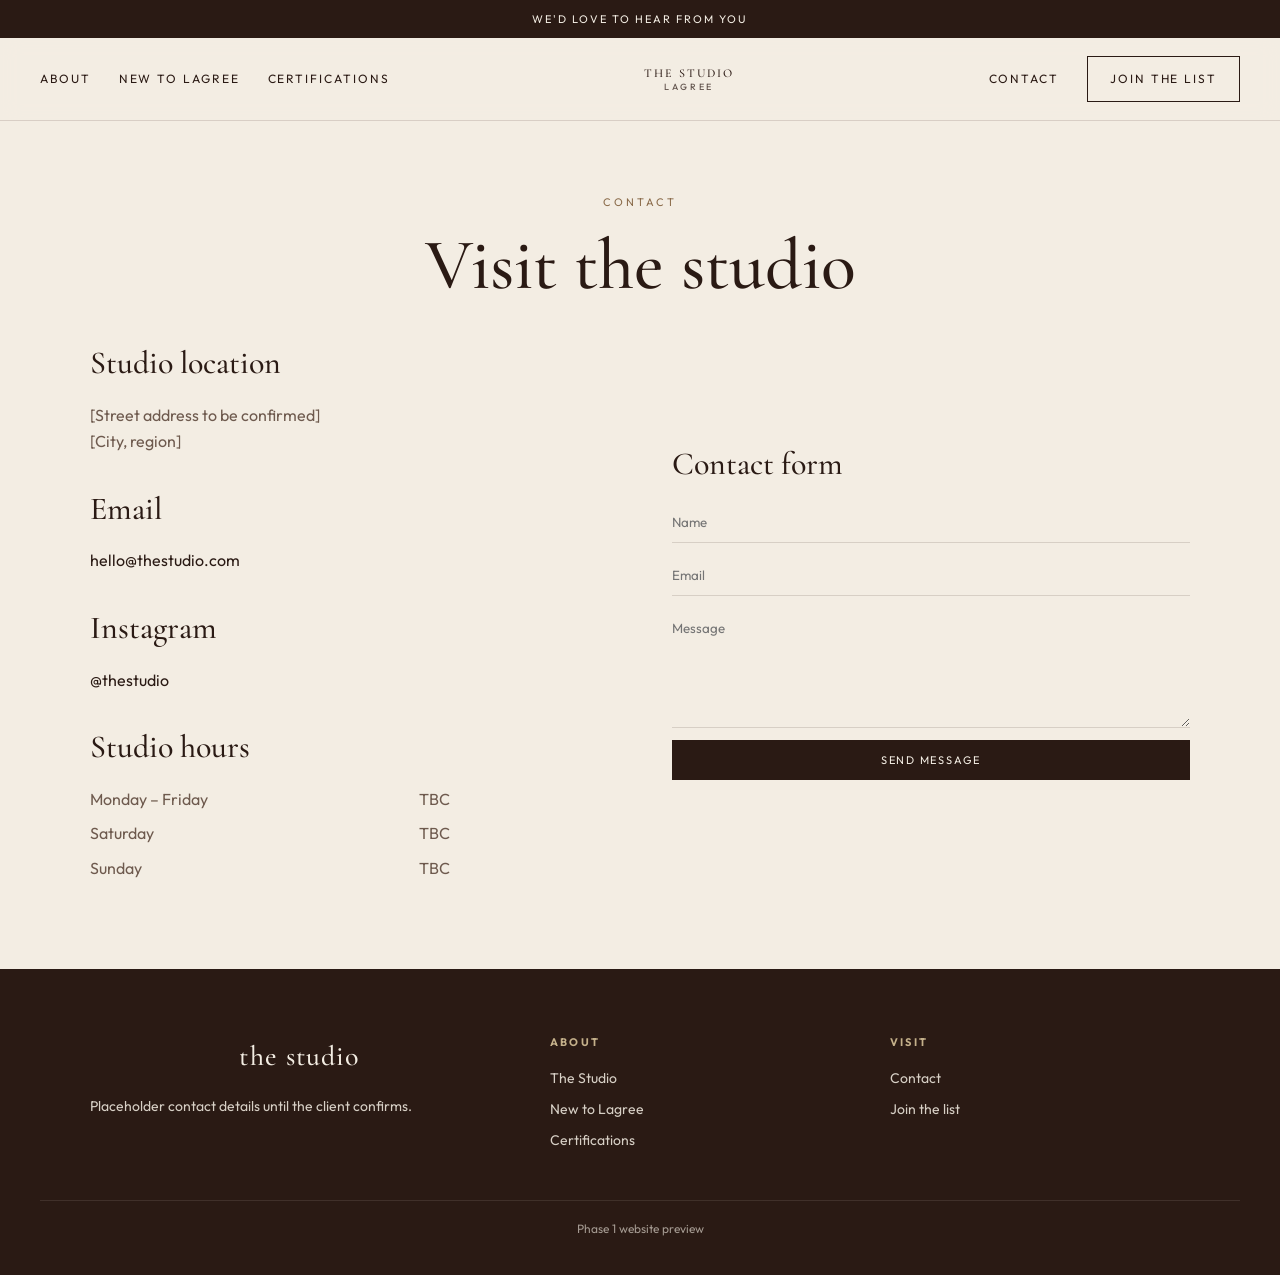
<file: contact.html>
<!DOCTYPE html>
<html lang="en">
<head>
  <meta charset="UTF-8" />
  <meta name="viewport" content="width=device-width, initial-scale=1.0" />
  <title>Contact — the studio</title>
  <link rel="preconnect" href="https://fonts.googleapis.com" />
  <link href="https://fonts.googleapis.com/css2?family=Cormorant+Garamond:ital,wght@0,400;0,500;0,600;1,400;1,500&family=Outfit:wght@300;400;500&display=swap" rel="stylesheet" />
  <link rel="stylesheet" href="css/style.css" />
</head>
<body>
  <div class="promo">We'd love to hear from you</div>
  <header class="nav">
    <nav class="nav-links">
      <a href="about.html">About</a>
      <a href="new-to-lagree.html">New to Lagree</a>
      <a href="certifications.html">Certifications</a>
    </nav>
    <a class="logo" href="index.html">the studio<small>Lagree</small></a>
    <div class="nav-cta">
      <a href="contact.html">Contact</a>
      <a class="btn" href="index.html#join">Join the list</a>
    </div>
    <button class="menu-btn" type="button">Menu</button>
  </header>

  <section class="page-hero">
    <p class="kicker">Contact</p>
    <h1>Visit the studio</h1>
  </section>

  <section class="section" style="padding-top:12px">
    <div class="split wrap">
      <div>
        <h3>Studio location</h3>
        <p class="muted">[Street address to be confirmed]<br />[City, region]</p>
        <h3 style="margin-top:28px">Email</h3>
        <p><a href="mailto:hello@thestudio.com">hello@thestudio.com</a></p>
        <h3 style="margin-top:28px">Instagram</h3>
        <p>@thestudio</p>
        <h3 style="margin-top:28px">Studio hours</h3>
        <div class="hours muted">
          <span>Monday – Friday</span><span>TBC</span>
          <span>Saturday</span><span>TBC</span>
          <span>Sunday</span><span>TBC</span>
        </div>
      </div>
      <div>
        <h3>Contact form</h3>
        <form class="form" data-demo>
          <input type="text" placeholder="Name" required />
          <input type="email" placeholder="Email" required />
          <textarea placeholder="Message" required></textarea>
          <button class="btn btn-solid" type="submit">Send message</button>
          <p class="toast"></p>
        </form>
      </div>
    </div>
  </section>

  <footer>
    <div class="foot-grid">
      <div>
        <a class="logo" href="index.html" style="color:#f3ede3">the studio</a>
        <p style="margin-top:16px">Placeholder contact details until the client confirms.</p>
      </div>
      <div>
        <h5>About</h5>
        <a href="about.html">The Studio</a>
        <a href="new-to-lagree.html">New to Lagree</a>
        <a href="certifications.html">Certifications</a>
      </div>
      <div>
        <h5>Visit</h5>
        <a href="contact.html">Contact</a>
        <a href="index.html#join">Join the list</a>
      </div>
    </div>
    <p class="copy">Phase 1 website preview</p>
  </footer>
  <script src="js/main.js"></script>
</body>
</html>
</file>
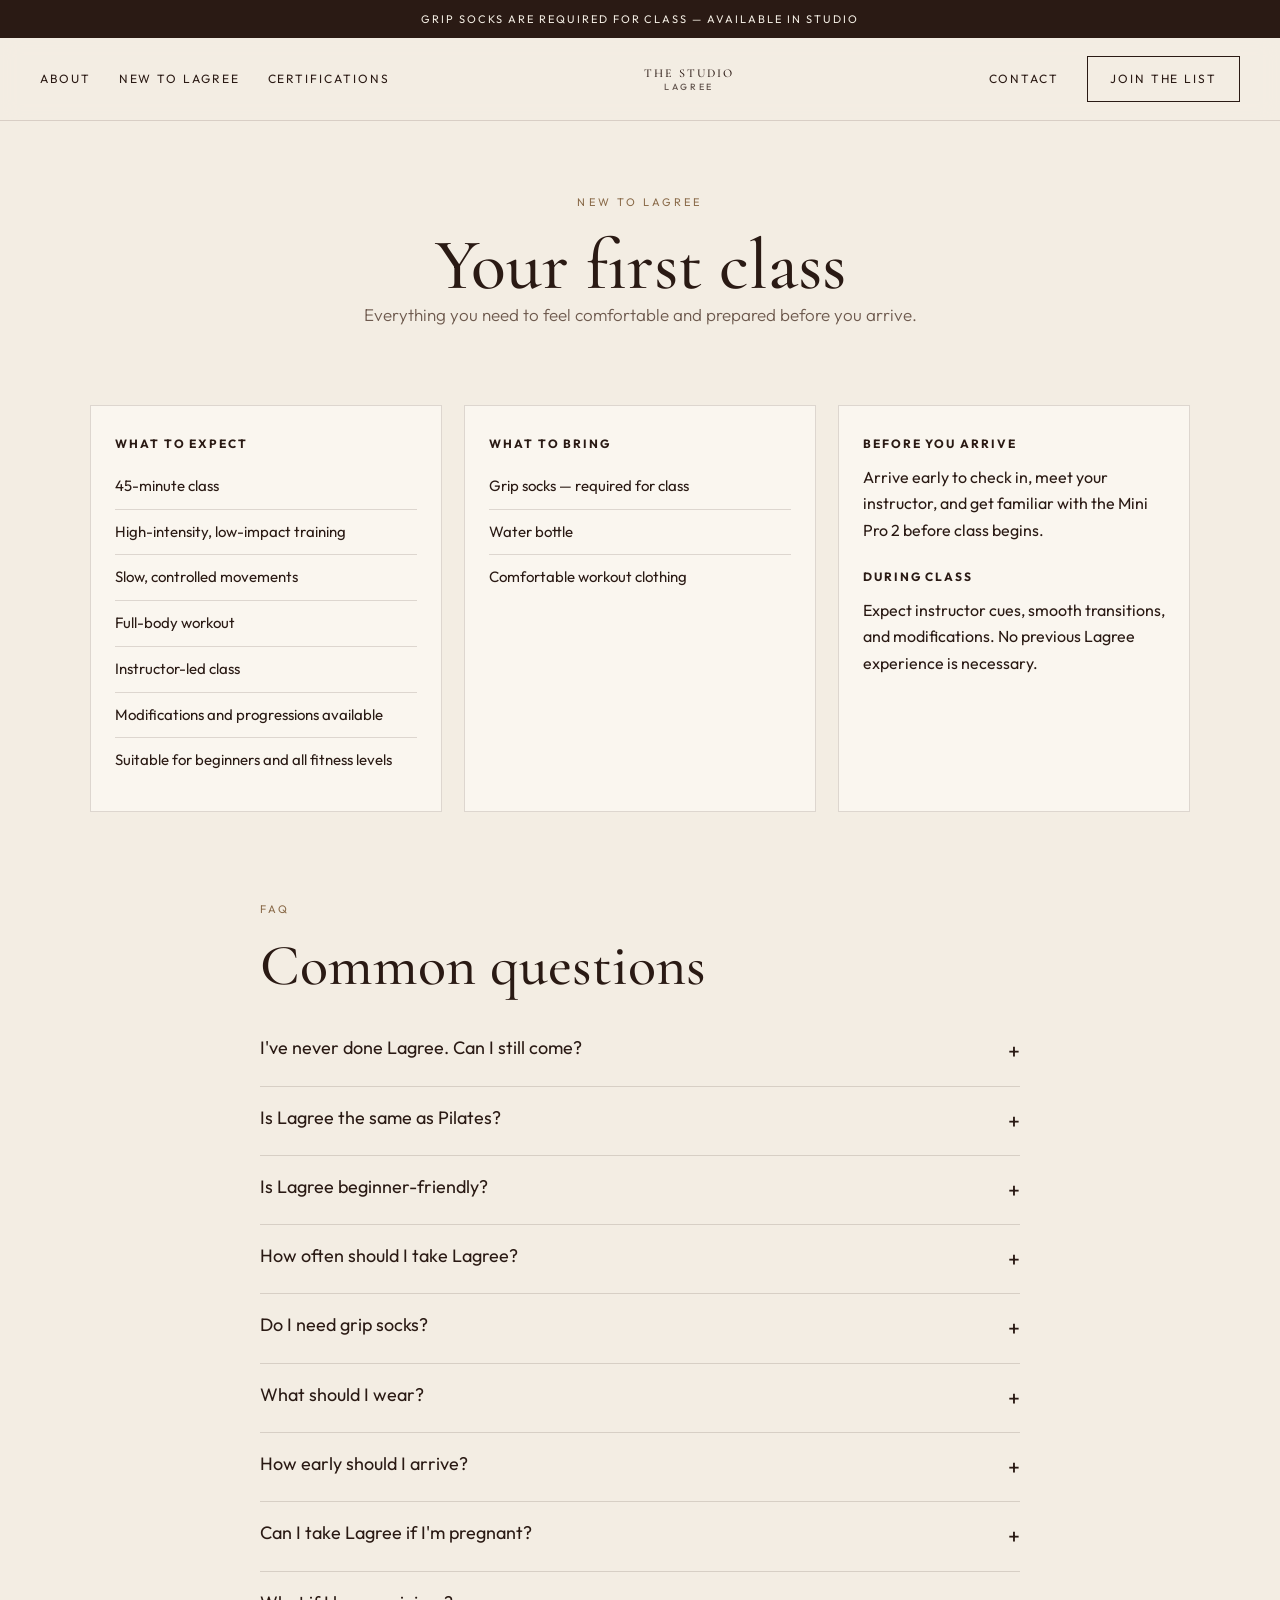
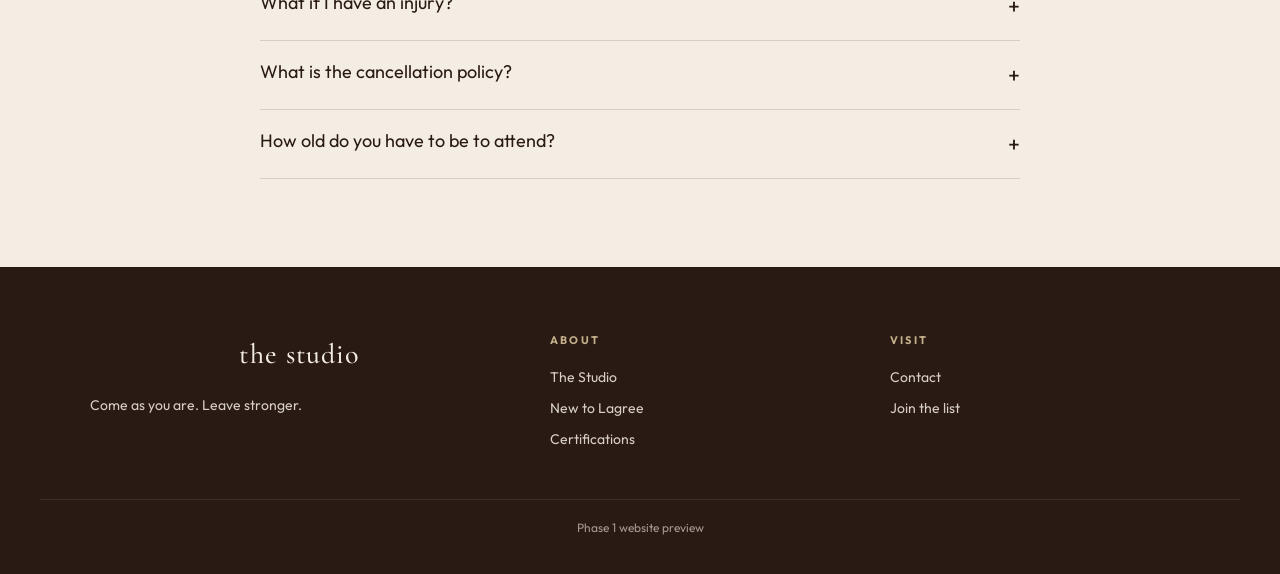
<file: new-to-lagree.html>
<!DOCTYPE html>
<html lang="en">
<head>
  <meta charset="UTF-8" />
  <meta name="viewport" content="width=device-width, initial-scale=1.0" />
  <title>New to Lagree — the studio</title>
  <link rel="preconnect" href="https://fonts.googleapis.com" />
  <link href="https://fonts.googleapis.com/css2?family=Cormorant+Garamond:ital,wght@0,400;0,500;0,600;1,400;1,500&family=Outfit:wght@300;400;500&display=swap" rel="stylesheet" />
  <link rel="stylesheet" href="css/style.css" />
</head>
<body>
  <div class="promo">Grip socks are required for class — available in studio</div>
  <header class="nav">
    <nav class="nav-links">
      <a href="about.html">About</a>
      <a href="new-to-lagree.html">New to Lagree</a>
      <a href="certifications.html">Certifications</a>
    </nav>
    <a class="logo" href="index.html">the studio<small>Lagree</small></a>
    <div class="nav-cta">
      <a href="contact.html">Contact</a>
      <a class="btn" href="index.html#join">Join the list</a>
    </div>
    <button class="menu-btn" type="button">Menu</button>
  </header>

  <section class="page-hero">
    <p class="kicker">New to Lagree</p>
    <h1>Your first class</h1>
    <p class="lede">Everything you need to feel comfortable and prepared before you arrive.</p>
  </section>

  <section class="section" style="padding-top:20px">
    <div class="wrap cards-3">
      <div class="card">
        <h4>What to expect</h4>
        <ul class="list">
          <li>45-minute class</li>
          <li>High-intensity, low-impact training</li>
          <li>Slow, controlled movements</li>
          <li>Full-body workout</li>
          <li>Instructor-led class</li>
          <li>Modifications and progressions available</li>
          <li>Suitable for beginners and all fitness levels</li>
        </ul>
      </div>
      <div class="card">
        <h4>What to bring</h4>
        <ul class="list">
          <li>Grip socks — required for class</li>
          <li>Water bottle</li>
          <li>Comfortable workout clothing</li>
        </ul>
      </div>
      <div class="card">
        <h4>Before you arrive</h4>
        <p>Arrive early to check in, meet your instructor, and get familiar with the Mini Pro 2 before class begins.</p>
        <h4 style="margin-top:24px">During class</h4>
        <p>Expect instructor cues, smooth transitions, and modifications. No previous Lagree experience is necessary.</p>
      </div>
    </div>
  </section>

  <section class="section" style="padding-top:0">
    <div class="narrow">
      <p class="kicker">FAQ</p>
      <h2>Common questions</h2>
      <div class="faq">
        <details><summary>I've never done Lagree. Can I still come?</summary><p>Yes. Classes are designed for all levels. Instructors offer modifications so you can move at your own pace.</p></details>
        <details><summary>Is Lagree the same as Pilates?</summary><p>No. Lagree is a distinct, more intense method performed on specialized equipment, with slow time-under-tension and a full-body challenge.</p></details>
        <details><summary>Is Lagree beginner-friendly?</summary><p>Yes. Whether it's your first class or your hundredth, you can progress while still being challenged.</p></details>
        <details><summary>How often should I take Lagree?</summary><p>For best results, many clients aim for 3–4 classes per week, with recovery in between.</p></details>
        <details><summary>Do I need grip socks?</summary><p>Yes. Grip socks are required for safety and hygiene. They will be available for purchase in-studio.</p></details>
        <details><summary>What should I wear?</summary><p>Form-fitting athletic wear that allows movement. Please remove hand jewelry before class.</p></details>
        <details><summary>How early should I arrive?</summary><p>Please arrive early enough to check in, meet your instructor, and get oriented on the Mini Pro 2.</p></details>
        <details><summary>Can I take Lagree if I'm pregnant?</summary><p>Please consult your healthcare provider first. Some movements may need modification. Instructors can help with safer alternatives when appropriate.</p></details>
        <details><summary>What if I have an injury?</summary><p>Tell your instructor before class. Modifications can be offered. When in doubt, seek medical advice first.</p></details>
        <details><summary>What is the cancellation policy?</summary><p>Final cancellation window and fees will be confirmed with the studio and applied when online booking goes live.</p></details>
        <details><summary>How old do you have to be to attend?</summary><p>Age policy will be confirmed by the studio before launch.</p></details>
      </div>
    </div>
  </section>

  <footer>
    <div class="foot-grid">
      <div>
        <a class="logo" href="index.html" style="color:#f3ede3">the studio</a>
        <p style="margin-top:16px">Come as you are. Leave stronger.</p>
      </div>
      <div>
        <h5>About</h5>
        <a href="about.html">The Studio</a>
        <a href="new-to-lagree.html">New to Lagree</a>
        <a href="certifications.html">Certifications</a>
      </div>
      <div>
        <h5>Visit</h5>
        <a href="contact.html">Contact</a>
        <a href="index.html#join">Join the list</a>
      </div>
    </div>
    <p class="copy">Phase 1 website preview</p>
  </footer>
  <script src="js/main.js"></script>
</body>
</html>
</file>
<file: css/style.css>
:root {
  --cream: #f3ede3;
  --cream-2: #e8dfd0;
  --paper: #faf6ef;
  --espresso: #2a1a14;
  --espresso-2: #3d2a22;
  --ink: #1c120e;
  --muted: #6e5a4e;
  --line: rgba(42, 26, 20, 0.14);
  --gold: #8a6b4a;
}

* { box-sizing: border-box; margin: 0; padding: 0; }
html { scroll-behavior: smooth; }
body {
  font-family: "Outfit", sans-serif;
  background: var(--cream);
  color: var(--espresso);
  line-height: 1.65;
  font-weight: 400;
}
img { max-width: 100%; display: block; }
a { color: inherit; text-decoration: none; }
button, input, textarea, select { font-family: inherit; }

.promo {
  background: var(--espresso);
  color: var(--cream);
  text-align: center;
  font-size: 11px;
  letter-spacing: 0.18em;
  text-transform: uppercase;
  padding: 10px 16px;
}
.nav {
  display: flex;
  align-items: center;
  justify-content: space-between;
  padding: 18px 40px;
  border-bottom: 1px solid var(--line);
  position: sticky;
  top: 0;
  background: rgba(243, 237, 227, 0.92);
  backdrop-filter: blur(10px);
  z-index: 40;
}
.nav a { font-size: 12px; letter-spacing: 0.16em; text-transform: uppercase; }
.nav-links, .nav-cta { display: flex; gap: 28px; align-items: center; }
.logo {
  font-family: "Cormorant Garamond", serif;
  font-size: 28px;
  font-weight: 500;
  letter-spacing: 0.04em;
  text-align: center;
}
.logo small {
  display: block;
  font-family: "Outfit", sans-serif;
  font-size: 9px;
  letter-spacing: 0.28em;
  text-transform: uppercase;
  opacity: 0.7;
  margin-top: -4px;
}
.btn {
  display: inline-flex;
  align-items: center;
  justify-content: center;
  border: 1px solid var(--espresso);
  padding: 12px 22px;
  font-size: 11px;
  letter-spacing: 0.16em;
  text-transform: uppercase;
  background: transparent;
  color: var(--espresso);
  cursor: pointer;
  transition: 0.2s ease;
}
.btn:hover { background: var(--espresso); color: var(--cream); }
.btn-solid { background: var(--espresso); color: var(--cream); }
.btn-solid:hover { background: var(--espresso-2); }
.menu-btn {
  display: none;
  background: none;
  border: 0;
  font-size: 12px;
  letter-spacing: 0.16em;
  text-transform: uppercase;
  cursor: pointer;
}

body.home .promo {
  background: var(--cream-2);
  color: var(--espresso);
}
body.home .nav {
  background: var(--espresso);
  border-bottom-color: rgba(243, 237, 227, 0.12);
}
body.home .nav a,
body.home .logo,
body.home .menu-btn {
  color: var(--cream);
}
body.home .btn {
  border-color: var(--cream);
  color: var(--cream);
}
body.home .btn:hover,
body.home .btn-solid {
  background: var(--cream);
  color: var(--espresso);
}
body.home .hero {
  background: var(--espresso);
  color: var(--cream);
  padding: 0 0 72px;
}
body.home .lede { color: rgba(243, 237, 227, 0.72); }

.hero { padding: 72px 40px 40px; text-align: center; }
.hero-copy { padding: 48px 40px 0; }
.hero-video {
  width: 100%;
  height: 78vh;
  min-height: 420px;
  overflow: hidden;
  background: #111;
}
.hero-video video {
  width: 100%;
  height: 100%;
  object-fit: cover;
  display: block;
}
.kicker {
  font-size: 11px;
  letter-spacing: 0.28em;
  text-transform: uppercase;
  color: var(--gold);
  margin-bottom: 18px;
}
.hero h1 {
  font-family: "Cormorant Garamond", serif;
  font-size: clamp(42px, 7vw, 88px);
  font-weight: 500;
  line-height: 0.95;
  letter-spacing: -0.02em;
  max-width: 980px;
  margin: 0 auto 18px;
}
.hero h1 em { font-style: italic; }
.lede {
  max-width: 560px;
  margin: 0 auto 32px;
  color: var(--muted);
  font-size: 17px;
  font-weight: 300;
}
.hero-img {
  margin: 36px auto 0;
  max-width: 1100px;
  height: 62vh;
  min-height: 380px;
  overflow: hidden;
}
.hero-img img { width: 100%; height: 100%; object-fit: cover; }

.section { padding: 88px 40px; }
.wrap { max-width: 1100px; margin: 0 auto; }
.narrow { max-width: 760px; margin: 0 auto; }
.split { display: grid; grid-template-columns: 1fr 1fr; gap: 64px; align-items: center; }
h2 {
  font-family: "Cormorant Garamond", serif;
  font-size: clamp(36px, 5vw, 58px);
  font-weight: 500;
  line-height: 1.05;
  margin-bottom: 20px;
}
h3 {
  font-family: "Cormorant Garamond", serif;
  font-size: 32px;
  font-weight: 500;
  margin-bottom: 12px;
}
p { margin-bottom: 14px; }
.muted { color: var(--muted); }
.espresso-band {
  background: var(--espresso);
  color: var(--cream);
}
.espresso-band .muted { color: rgba(243, 237, 227, 0.72); }
.espresso-band .btn { border-color: var(--cream); color: var(--cream); }
.espresso-band .btn:hover { background: var(--cream); color: var(--espresso); }

.cards-3 { display: grid; grid-template-columns: repeat(3, 1fr); gap: 22px; }
.card {
  border: 1px solid var(--line);
  padding: 28px 24px;
  background: var(--paper);
}
.card h4 {
  font-size: 12px;
  letter-spacing: 0.16em;
  text-transform: uppercase;
  margin-bottom: 10px;
}
.list { list-style: none; }
.list li {
  padding: 10px 0;
  border-bottom: 1px solid var(--line);
  font-size: 15px;
}
.list li:last-child { border-bottom: 0; }

.form {
  display: grid;
  gap: 12px;
  max-width: 640px;
}
.form.grid-2 { grid-template-columns: 1fr 1fr; }
.form input, .form textarea, .form select {
  width: 100%;
  background: transparent;
  border: 0;
  border-bottom: 1px solid var(--line);
  padding: 12px 0;
  color: var(--espresso);
  outline: none;
}
.form textarea { min-height: 120px; resize: vertical; }
.consent { grid-column: 1 / -1; font-size: 13px; color: var(--muted); display: flex; gap: 10px; align-items: flex-start; }
.full { grid-column: 1 / -1; }
.toast {
  display: none;
  margin-top: 14px;
  font-size: 14px;
  color: var(--gold);
}

.team { display: grid; grid-template-columns: repeat(3, 1fr); gap: 28px; }
.team article img { height: 340px; width: 100%; object-fit: cover; margin-bottom: 14px; }
.team h4 { font-family: "Cormorant Garamond", serif; font-size: 26px; font-weight: 500; }
.team .role { font-size: 12px; letter-spacing: 0.12em; text-transform: uppercase; color: var(--gold); margin: 4px 0 10px; }

.faq details {
  border-bottom: 1px solid var(--line);
  padding: 16px 0;
}
.faq summary {
  cursor: pointer;
  font-size: 18px;
  list-style: none;
  display: flex;
  justify-content: space-between;
  gap: 16px;
  font-weight: 400;
}
.faq summary::-webkit-details-marker { display: none; }
.faq summary::after { content: "+"; font-size: 22px; }
.faq details[open] summary::after { content: "–"; }
.faq details p { padding-top: 12px; color: var(--muted); }

.page-hero { padding: 72px 40px 24px; text-align: center; }
.page-hero h1 {
  font-family: "Cormorant Garamond", serif;
  font-size: clamp(42px, 6vw, 72px);
  font-weight: 500;
  line-height: 1;
}

footer {
  background: var(--espresso);
  color: var(--cream);
  padding: 64px 40px 28px;
}
.foot-grid { display: grid; grid-template-columns: 1.4fr 1fr 1fr; gap: 40px; max-width: 1100px; margin: 0 auto 40px; }
footer h5 { font-size: 11px; letter-spacing: 0.2em; text-transform: uppercase; color: #c4b08a; margin-bottom: 16px; }
footer a, footer p { color: rgba(243, 237, 227, 0.86); font-size: 14px; display: block; margin-bottom: 8px; }
.copy {
  border-top: 1px solid rgba(243, 237, 227, 0.15);
  padding-top: 18px;
  font-size: 12px;
  opacity: 0.7;
  text-align: center;
}

.hours { display: grid; grid-template-columns: 1fr auto; gap: 8px 24px; max-width: 360px; }
.amenity-img { height: 520px; object-fit: cover; width: 100%; }

@media (max-width: 900px) {
  .nav { padding: 14px 18px; }
  .nav-links, .nav-cta { display: none; }
  .nav.open .nav-links, .nav.open .nav-cta {
    display: flex;
    flex-direction: column;
    position: absolute;
    top: 100%;
    left: 0;
    right: 0;
    background: var(--cream);
    padding: 20px;
    border-bottom: 1px solid var(--line);
    gap: 16px;
  }
  body.home .nav.open .nav-links,
  body.home .nav.open .nav-cta {
    background: var(--espresso);
  }
  .menu-btn { display: block; }
  .hero, .section, .page-hero, footer { padding-left: 20px; padding-right: 20px; }
  .split, .cards-3, .team, .foot-grid, .form.grid-2 { grid-template-columns: 1fr; }
  .hero-img { height: 42vh; min-height: 240px; }
  .hero-video { height: 52vh; min-height: 280px; }
}
</file>
